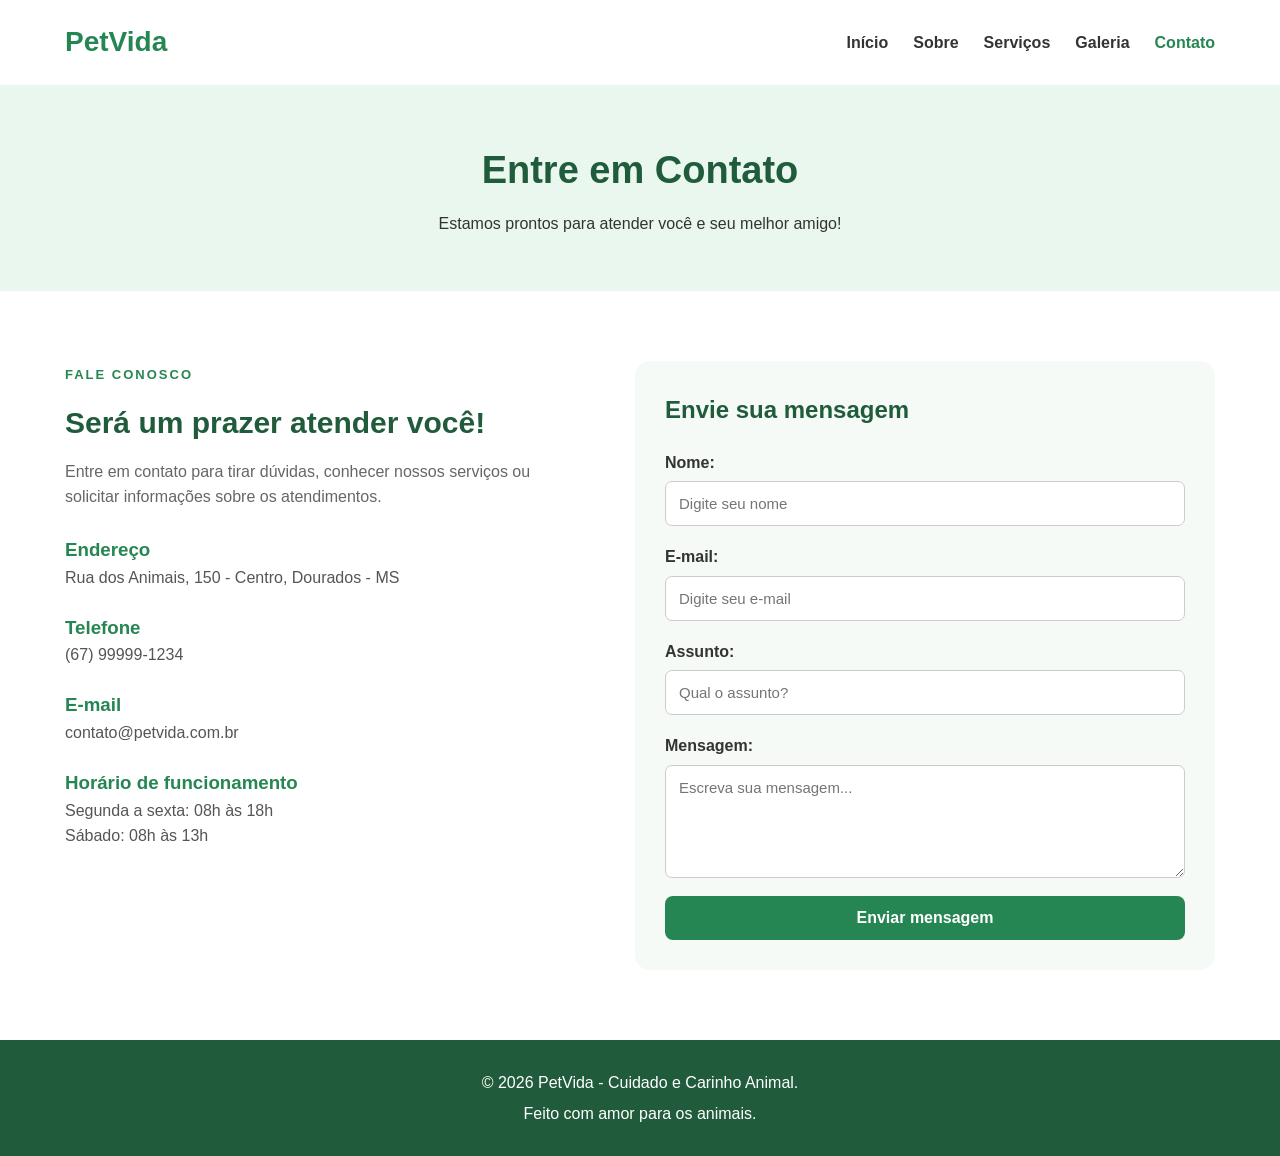
<file: contato.html>
<!DOCTYPE html>
<html lang="pt-br">
<head>
    <meta charset="UTF-8">
    <meta name="viewport" content="width=device-width, initial-scale=1.0">
    <title>Contato | PetVida</title>
    <link rel="stylesheet" href="css/style.css">
</head>
<body>

    <header>
        <div class="container header-content">
            <a href="index.html" class="logo">PetVida</a>

            <nav>
                <a href="index.html">Início</a>
                <a href="sobre.html">Sobre</a>
                <a href="servicos.html">Serviços</a>
                <a href="galeria.html">Galeria</a>
                <a href="contato.html" class="active">Contato</a>
            </nav>
        </div>
    </header>

    <main>

        <section class="page-banner">
            <div class="container">
                <h1>Entre em Contato</h1>
                <p>
                    Estamos prontos para atender você
                    e seu melhor amigo!
                </p>
            </div>
        </section>

        <section class="section container">

            <div class="contact-layout">

                <div class="contact-info">
                    <span class="tag">FALE CONOSCO</span>

                    <h2>Será um prazer atender você!</h2>

                    <p>
                        Entre em contato para tirar dúvidas,
                        conhecer nossos serviços ou solicitar
                        informações sobre os atendimentos.
                    </p>

                    <div class="contact-detail">
                        <div>
                            <h3>Endereço</h3>
                            <p>
                                Rua dos Animais, 150 -
                                Centro, Dourados - MS
                            </p>
                        </div>
                    </div>

                    <div class="contact-detail">
                        <div>
                            <h3>Telefone</h3>
                            <p>(67) 99999-1234</p>
                        </div>
                    </div>

                    <div class="contact-detail">
                        <div>
                            <h3>E-mail</h3>
                            <p>contato@petvida.com.br</p>
                        </div>
                    </div>

                    <div class="contact-detail">
                        <div>
                            <h3>Horário de funcionamento</h3>
                            <p>
                                Segunda a sexta: 08h às 18h<br>
                                Sábado: 08h às 13h
                            </p>
                        </div>
                    </div>

                </div>

                <div class="contact-form">

                    <h2>Envie sua mensagem</h2>

                    <form action="#" method="post">

                        <label for="nome">Nome:</label>
                        <input
                            type="text"
                            id="nome"
                            name="nome"
                            placeholder="Digite seu nome"
                            required
                        >

                        <label for="email">E-mail:</label>
                        <input
                            type="email"
                            id="email"
                            name="email"
                            placeholder="Digite seu e-mail"
                            required
                        >

                        <label for="assunto">Assunto:</label>
                        <input
                            type="text"
                            id="assunto"
                            name="assunto"
                            placeholder="Qual o assunto?"
                            required
                        >

                        <label for="mensagem">Mensagem:</label>
                        <textarea
                            id="mensagem"
                            name="mensagem"
                            rows="5"
                            placeholder="Escreva sua mensagem..."
                            required
                        ></textarea>

                        <button type="submit" class="btn form-button">
                            Enviar mensagem
                        </button>

                    </form>

                </div>

            </div>

        </section>

    </main>

    <footer>
        <p>© 2026 PetVida - Cuidado e Carinho Animal.</p>
        <p>Feito com amor para os animais.</p>
    </footer>

</body>
</html>
</file>
<file: css/style.css>
/* css geral */

* {
    margin: 0;
    padding: 0;
    box-sizing: border-box;
}

body {
    font-family: Arial, Helvetica, sans-serif;
    background-color: #ffffff;
    color: #333333;
    line-height: 1.6;
}

html {
    scroll-behavior: smooth;
}

.container {
    width: 90%;
    max-width: 1150px;
    margin: auto;
}

img {
    max-width: 100%;
    display: block;
}
/* cabecalho e menu */
header {
    background-color: #ffffff;
    padding: 20px 0;
    box-shadow: 0 2px 10px rgba(0, 0, 0, 0.08);
}

.header-content {
    display: flex;
    justify-content: space-between;
    align-items: center;
    flex-wrap: wrap;
    gap: 20px;
}

.logo {
    color: #268653;
    font-size: 28px;
    font-weight: bold;
    text-decoration: none;
}

nav {
    display: flex;
    gap: 25px;
    flex-wrap: wrap;
}

nav a {
    text-decoration: none;
    color: #333333;
    font-weight: bold;
    transition: 0.3s;
}

nav a:hover,
nav a.active {
    color: #268653;
}

/* botoes*/

.btn {
    display: inline-block;
    background-color: #268653;
    color: white;
    padding: 13px 25px;
    border-radius: 8px;
    text-decoration: none;
    font-weight: bold;
    transition: 0.3s;
    border: none;
    cursor: pointer;
}

.btn:hover {
    background-color: #17663d;
    transform: translateY(-2px);
}

.btn-light {
    background-color: #ffffff;
    color: #268653;
}

.btn-light:hover {
    background-color: #eeeeee;
}

/* pagina inicial - banner */

.hero {
    background-color: #eaf7ee;
    padding: 70px 0;
}

.hero-content {
    display: flex;
    align-items: center;
    justify-content: space-between;
    gap: 50px;
}

.hero-text {
    flex: 1;
}

.hero-text h1 {
    font-size: 45px;
    line-height: 1.2;
    color: #205c3b;
    margin: 15px 0;
}

.hero-text p {
    font-size: 17px;
    margin-bottom: 25px;
    color: #555555;
}

.hero-image {
    flex: 1;
}

.hero-image img {
    width: 100%;
    height: 380px;
    object-fit: cover;
    border-radius: 20px;
}

/* titulos das secoes */

.section {
    padding-top: 70px;
    padding-bottom: 70px;
}

.section-title {
    text-align: center;
    margin-bottom: 40px;
}

.tag {
    color: #268653;
    font-size: 13px;
    font-weight: bold;
    letter-spacing: 2px;
}

.section-title h2 {
    color: #205c3b;
    font-size: 32px;
    margin: 10px 0;
}

.section-title p {
    color: #666666;
}

/* cards */

.cards {
    display: flex;
    justify-content: center;
    gap: 25px;
    flex-wrap: wrap;
}

.card {
    flex: 1 1 250px;
    background-color: #f5faf6;
    padding: 30px 25px;
    text-align: center;
    border-radius: 15px;
    border: 1px solid #e0eee3;
    transition: 0.3s;
}

.card:hover {
    transform: translateY(-7px);
    box-shadow: 0 8px 20px rgba(0, 0, 0, 0.08);
}

.card-icon {
    font-size: 40px;
    margin-bottom: 15px;
}

.card h3 {
    color: #268653;
    margin-bottom: 10px;
}

/* chamada para acao */

.call-section {
    background-color: #268653;
    padding: 50px 0;
    color: white;
}

.call-content {
    display: flex;
    justify-content: space-between;
    align-items: center;
    gap: 25px;
}

.call-content h2 {
    font-size: 30px;
    margin-bottom: 10px;
}

/* banner das paginas internas */

.page-banner {
    background-color: #eaf7ee;
    text-align: center;
    padding: 55px 20px;
}

.page-banner h1 {
    font-size: 38px;
    color: #205c3b;
    margin-bottom: 10px;
}
/* sobre */

.about-content {
    display: flex;
    align-items: center;
    gap: 45px;
}

.about-image {
    flex: 1;
}

.about-image img {
    width: 100%;
    height: 380px;
    object-fit: cover;
    border-radius: 15px;
}

.about-text {
    flex: 1;
}

.about-text h2 {
    color: #205c3b;
    font-size: 32px;
    margin: 10px 0 15px;
}

.about-text p {
    margin-bottom: 15px;
    color: #555555;
}

.values-section {
    background-color: #f7faf7;
}

/* servicos */

.service-grid {
    display: flex;
    flex-wrap: wrap;
    gap: 25px;
}

.service-card {
    flex: 1 1 300px;
    background-color: #ffffff;
    border-radius: 15px;
    overflow: hidden;
    box-shadow: 0 3px 15px rgba(0, 0, 0, 0.08);
    transition: 0.3s;
}

.service-card:hover {
    transform: translateY(-5px);
}

.service-card img {
    width: 100%;
    height: 220px;
    object-fit: cover;
}

.service-info {
    padding: 22px;
}

.service-info h3 {
    color: #268653;
    margin-bottom: 10px;
}

/* galeria */

.gallery-grid {
    display: flex;
    flex-wrap: wrap;
    gap: 20px;
}

.gallery-item {
    flex: 1 1 300px;
    overflow: hidden;
    border-radius: 12px;
    background-color: #f5faf6;
    box-shadow: 0 3px 12px rgba(0, 0, 0, 0.08);
}

.gallery-item img {
    width: 100%;
    height: 250px;
    object-fit: cover;
    transition: 0.4s;
}

.gallery-item img:hover {
    transform: scale(1.05);
}

.gallery-item figcaption {
    text-align: center;
    padding: 15px;
    font-weight: bold;
    color: #268653;
}

/* =================================
   PÁGINA DE CONTATO
================================= */

.contact-layout {
    display: flex;
    align-items: flex-start;
    gap: 50px;
}

.contact-info {
    flex: 1;
}

.contact-info h2 {
    color: #205c3b;
    font-size: 30px;
    margin: 12px 0;
}

.contact-info > p {
    color: #666666;
    margin-bottom: 25px;
}

.contact-detail {
    display: flex;
    align-items: flex-start;
    gap: 15px;
    margin-bottom: 22px;
}

.contact-detail span {
    font-size: 25px;
}

.contact-detail h3 {
    color: #268653;
}

.contact-detail p {
    color: #555555;
}

.contact-form {
    flex: 1;
    background-color: #f5faf6;
    padding: 30px;
    border-radius: 15px;
}

.contact-form h2 {
    color: #205c3b;
    margin-bottom: 20px;
}

.contact-form form {
    display: flex;
    flex-direction: column;
}

.contact-form label {
    font-weight: bold;
    margin-bottom: 6px;
}

.contact-form input,
.contact-form textarea {
    width: 100%;
    padding: 13px;
    margin-bottom: 18px;
    border: 1px solid #cccccc;
    border-radius: 7px;
    font-family: Arial, sans-serif;
    font-size: 15px;
}

.contact-form input:focus,
.contact-form textarea:focus {
    outline: none;
    border-color: #268653;
}

.contact-form textarea {
    resize: vertical;
}

.form-button {
    font-size: 16px;
}

/* rodape */

footer {
    background-color: #205c3b;
    color: white;
    text-align: center;
    padding: 25px 15px;
}

footer p {
    margin: 5px 0;
}

/* formato celular */

@media (max-width: 600px) {

    .header-content {
        flex-direction: column;
    }

    nav {
        justify-content: center;
        gap: 12px;
    }

    nav a {
        font-size: 14px;
    }

    .hero {
        padding: 40px 0;
    }

    .hero-content {
        flex-direction: column;
        text-align: center;
        gap: 30px;
    }

    .hero-text h1 {
        font-size: 32px;
    }

    .hero-image img {
        height: 260px;
    }

    .section {
        padding-top: 45px;
        padding-bottom: 45px;
    }

    .section-title h2 {
        font-size: 26px;
    }

    .page-banner h1 {
        font-size: 30px;
    }

    .about-content {
        flex-direction: column;
    }

    .about-text h2 {
        font-size: 26px;
    }

    .about-image img {
        height: 260px;
    }

    .call-content {
        flex-direction: column;
        text-align: center;
    }

    .service-card {
        flex-basis: 100%;
    }

    .gallery-item {
        flex-basis: 100%;
    }

    .contact-layout {
        flex-direction: column;
    }

    .contact-form {
        width: 100%;
        padding: 22px;
    }

    .cards {
        flex-direction: column;
    }

}
</file>
